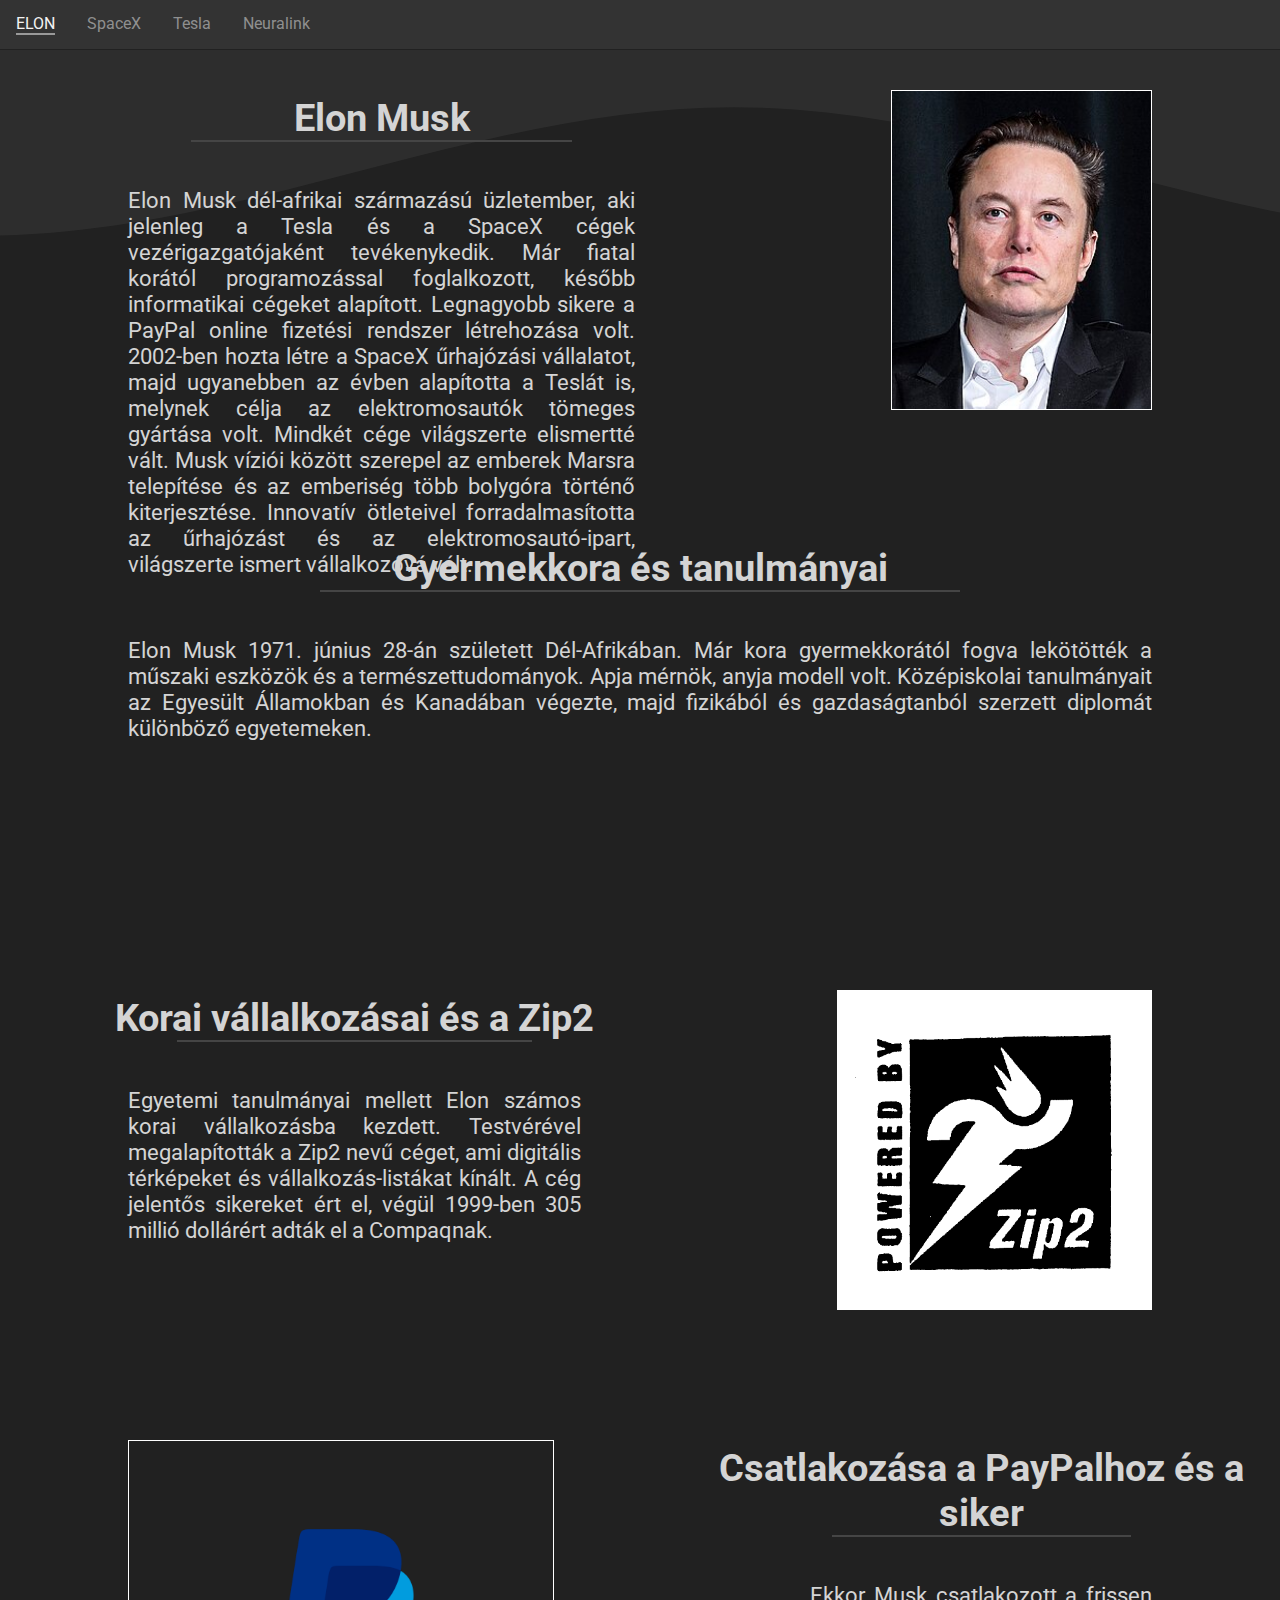
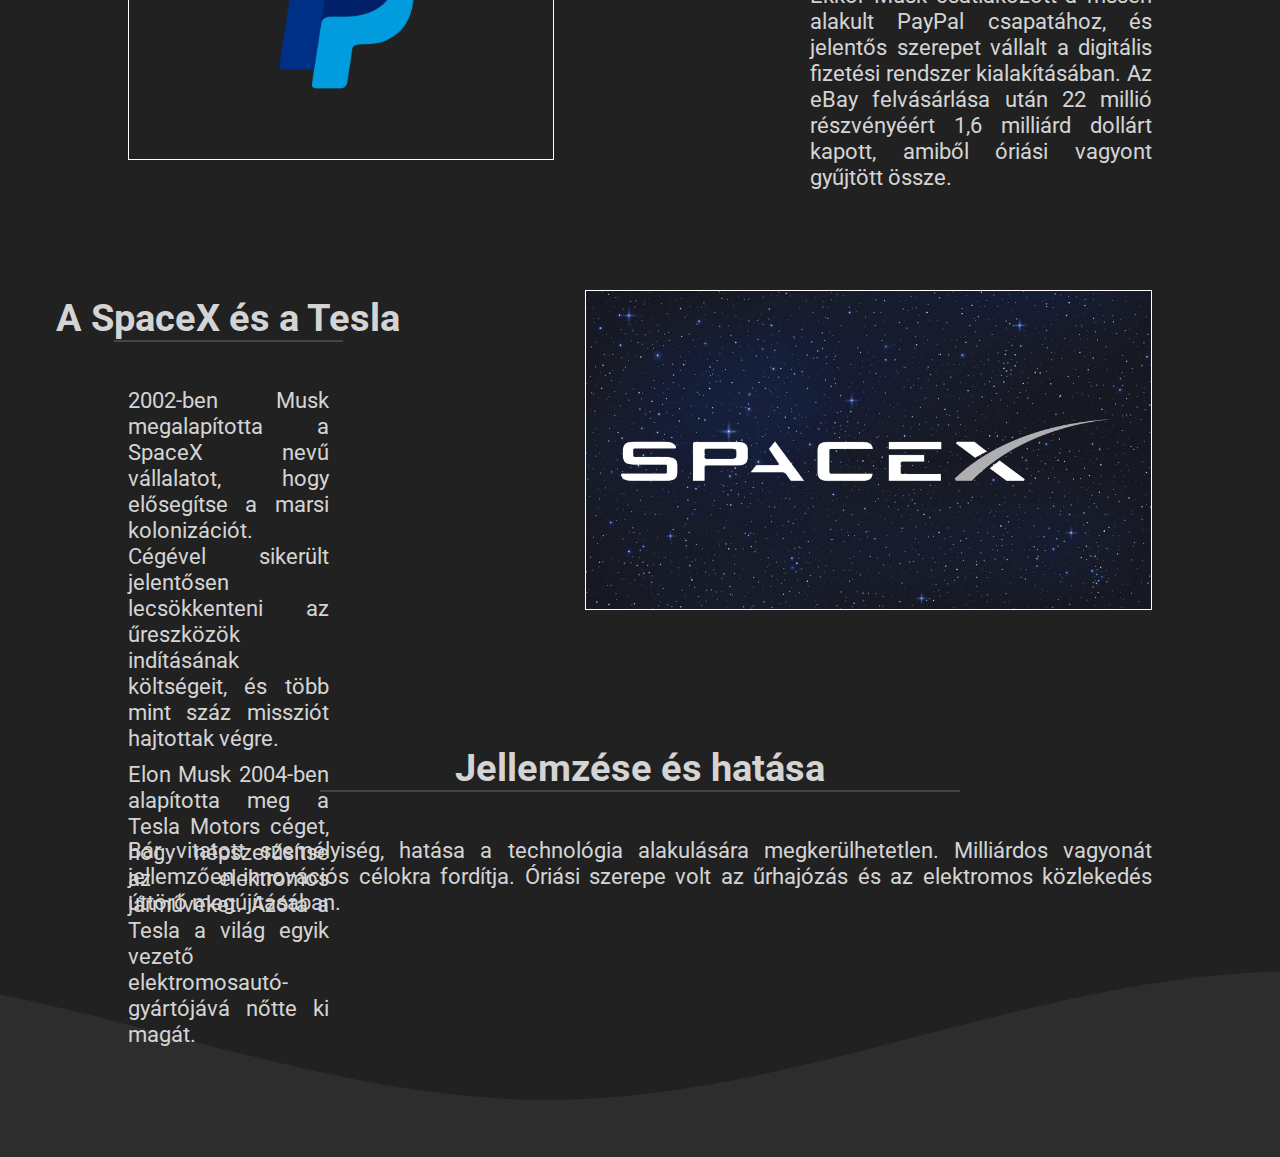
<file: index.html>
<!DOCTYPE html>
<html lang="hu">
<head>
    <meta charset="UTF-8">
    <meta name="viewport" content="width=device-width, initial-scale=1.0">
    <link rel="stylesheet" href="style.css">
    <script src="script.js" defer></script>
    <title>Elon Musk</title>
</head>
<body>    
    <div class="navbar">
        <div class="topnav">
            <a href="index.html" aria-label="active">ELON</a>
            <a href="spacex.html">SpaceX</a>
            <a href="tesla.html">Tesla</a>
            <a href="Neuralink.html">Neuralink</a>
        </div>
    </div>  
    
    <svg class="wave" xmlns="http://www.w3.org/2000/svg" xmlns:xlink="http://www.w3.org/1999/xlink" viewBox="0 24 150 28" preserveAspectRatio="none" ><defs><path id="gentle-wave" d="M-160 44c30 0 58-18 88-18s 58 18 88 18 58-18 88-18 58 18 88 18 v44h-352z" /></defs><g class="parallax"><use xlink:href="#gentle-wave" x="48" y="0" fill="rgba(255,255,255)" /></g></svg>

    <div class="content">
        <div class="content-image">
            <img src="képek/Musk/ElonMusk.jpg" alt="Elon Musk">
        </div>
        <div class="content-text">
            <h1>Elon Musk</h1>
            <p>Elon Musk dél-afrikai származású üzletember, aki jelenleg a Tesla és a SpaceX cégek vezérigazgatójaként tevékenykedik. Már fiatal korától programozással foglalkozott, később informatikai cégeket alapított. Legnagyobb sikere a PayPal online fizetési rendszer létrehozása volt. 2002-ben hozta létre a SpaceX űrhajózási vállalatot, majd ugyanebben az évben alapította a Teslát is, melynek célja az elektromosautók tömeges gyártása volt. Mindkét cége világszerte elismertté vált. Musk víziói között szerepel az emberek Marsra telepítése és az emberiség több bolygóra történő kiterjesztése. Innovatív ötleteivel forradalmasította az űrhajózást és az elektromosautó-ipart, világszerte ismert vállalkozóvá vált.</p>
        </div>
    </div>

    <div class="content">
        <div class="content-text">
            <h1>Gyermekkora és tanulmányai</h1>
            <p>Elon Musk 1971. június 28-án született Dél-Afrikában. Már kora gyermekkorától fogva lekötötték a műszaki eszközök és a természettudományok. Apja mérnök, anyja modell volt. Középiskolai tanulmányait az Egyesült Államokban és Kanadában végezte, majd fizikából és gazdaságtanból szerzett diplomát különböző egyetemeken.</p>
        </div>
    </div>

    <div class="content">
        <div class="content-image">
            <img src="képek/Musk/zip2.png" alt="Elon Musk">
        </div>
        <div class="content-text">
            <h1>Korai vállalkozásai és a Zip2</h1>
            <p>Egyetemi tanulmányai mellett Elon számos korai vállalkozásba kezdett. Testvérével megalapították a Zip2 nevű céget, ami digitális térképeket és vállalkozás-listákat kínált. A cég jelentős sikereket ért el, végül 1999-ben 305 millió dollárért adták el a Compaqnak.</p>
        </div>
    </div>

    <div class="content">
        <div class="content-image">
            <img src="képek/Musk/PayPal.png" alt="Elon Musk">
        </div>
        <div class="content-text">
            <h1>Csatlakozása a PayPalhoz és a siker</h1>
            <p>Ekkor Musk csatlakozott a frissen alakult PayPal csapatához, és jelentős szerepet vállalt a digitális fizetési rendszer kialakításában. Az eBay felvásárlása után 22 millió részvényéért 1,6 milliárd dollárt kapott, amiből óriási vagyont gyűjtött össze.</p>
        </div>
    </div>

    <div class="content">
        <div class="content-image">
            <img src="képek/Musk/SpaceX.jpg" alt="Elon Musk">
        </div>
        <div class="content-text">
            <h1>A SpaceX és a Tesla</h1>
            <p>2002-ben Musk megalapította a SpaceX nevű vállalatot, hogy elősegítse a marsi kolonizációt. Cégével sikerült jelentősen lecsökkenteni az űreszközök indításának költségeit, és több mint száz missziót hajtottak végre.</p>
            <p>Elon Musk 2004-ben alapította meg a Tesla Motors céget, hogy népszerűsítse az elektromos járműveket. Azóta a Tesla a világ egyik vezető elektromosautó-gyártójává nőtte ki magát.</p>
        </div>
    </div>

    <div class="content">
        <div class="content-text">
            <h1>Jellemzése és hatása</h1>
            <p> Bár vitatott személyiség, hatása a technológia alakulására megkerülhetetlen. Milliárdos vagyonát jellemzően innovációs célokra fordítja. Óriási szerepe volt az űrhajózás és az elektromos közlekedés úttörő megújításában.
            </p>
        </div>
    </div>

    
    <svg class="wave" xmlns="http://www.w3.org/2000/svg" xmlns:xlink="http://www.w3.org/1999/xlink" viewBox="0 24 150 28" preserveAspectRatio="none" ><defs><path id="gentle-wave" d="M-160 44c30 0 58-18 88-18s 58 18 88 18 58-18 88-18 58 18 88 18 v44h-352z" /></defs><g class="parallax"><use xlink:href="#gentle-wave" x="48" y="0" fill="rgba(255,255,255)" /></g></svg>
</body>
</html>
</file>
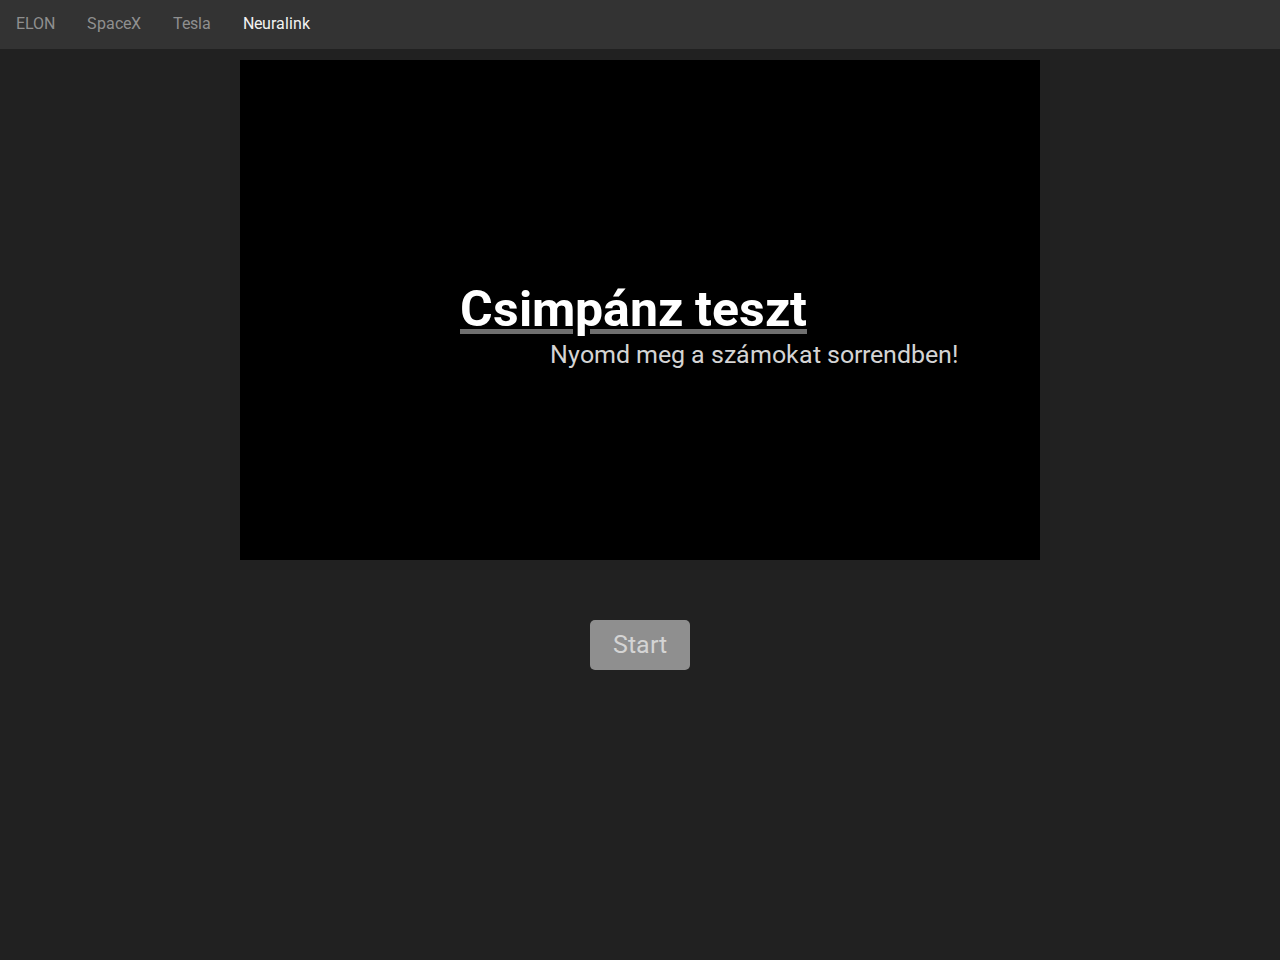
<file: Neuralink.html>
<!DOCTYPE html>
<html lang="hu">
<head>
    <meta charset="UTF-8">
    <meta name="viewport" content="width=device-width, initial-scale=1.0">
    <link rel="stylesheet" href="style.css">
    <script src="monkey-test.js" defer></script>
    <title>Neuralink</title>
</head>

<body>     

    <div class="navbar">
        <div class="topnav">
            <a href="index.html">ELON</a>
            <a href="spacex.html">SpaceX</a>
            <a href="tesla.html">Tesla</a>
            <a href="Neuralink.html"  aria-label="active">Neuralink</a>
        </div>
    </div>

    <div class="ctestGrid">
        
    </div>
    <div class="ctesztElott">
        <h1 class="ctesztElottSz">Csimpánz teszt</h1>
        <p class="ctesztElottSz2">Nyomd meg a számokat sorrendben!</p>
    </div>
    <div class="startGame">Start</div>
    <p class="pontSzam"></p>
</body>
</html>
</file>
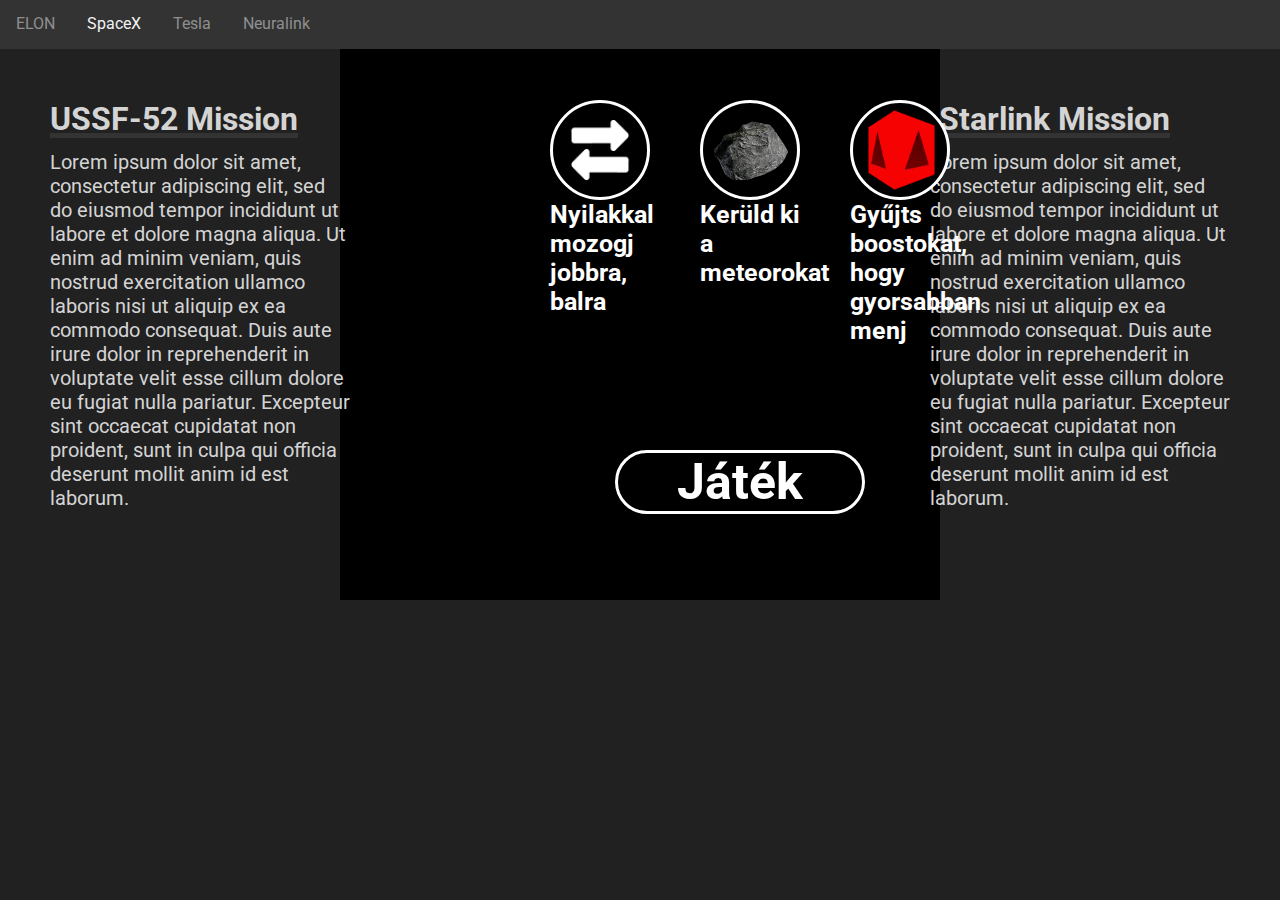
<file: spacex.html>
<!DOCTYPE html>
<html lang="en">
<head>
    <meta charset="UTF-8">
    <meta name="viewport" content="width=device-width, initial-scale=1.0">
    <link rel="stylesheet" href="style.css">
    <script src="urhajo.js" defer></script>
    <title>SpaceX</title>
</head>
<body>
    <div class="navbar">
        <div class="topnav">
            <a href="index.html">ELON</a>
            <a href="spacex.html" aria-label="active">SpaceX</a>
            <a href="tesla.html">Tesla</a>
            <a href="Neuralink.html">Neuralink</a>
        </div>
    </div>
    <h1 class="ussf52">USSF-52 Mission</h1>
    <h1 class="starlinkMission">Starlink Mission</h1>
    <!-- <h1 class="spacexCim">SpaceX</h1> -->
    <div class="ussf52Szoveg">Lorem ipsum dolor sit amet, consectetur adipiscing elit, sed do eiusmod tempor incididunt ut labore et dolore magna aliqua. Ut enim ad minim veniam, quis nostrud exercitation ullamco laboris nisi ut aliquip ex ea commodo consequat. Duis aute irure dolor in reprehenderit in voluptate velit esse cillum dolore eu fugiat nulla pariatur. Excepteur sint occaecat cupidatat non proident, sunt in culpa qui officia deserunt mollit anim id est laborum.</div>
    <div class="smSzoveg">Lorem ipsum dolor sit amet, consectetur adipiscing elit, sed do eiusmod tempor incididunt ut labore et dolore magna aliqua. Ut enim ad minim veniam, quis nostrud exercitation ullamco laboris nisi ut aliquip ex ea commodo consequat. Duis aute irure dolor in reprehenderit in voluptate velit esse cillum dolore eu fugiat nulla pariatur. Excepteur sint occaecat cupidatat non proident, sunt in culpa qui officia deserunt mollit anim id est laborum.</div>
    <div id="urHatter">
        <div id="urhajo">
            <div class="urhajoResz2 urhajoResz">
                <img src="képek/urhajo_tuz2.gif" alt="tuz" class="urhajo_tuz">
            </div>
            <div class="urhajoResz1 urhajoResz">
                <img src="képek/urhajo3.gif" alt="urhajo" class="urhajo">
            </div>
            <div class="urhajoResz3 urhajoResz">
                <img src="képek/urhajo_glow.png" alt="glow">
            </div>
        </div>
        <div class="meteorok">
            <div class="meteor1">
                <img src="képek/meteor5.gif" alt="meteor1" class="meteorKep">
            </div>
            <div class="meteor2">
                <img src="képek/meteor5.gif" alt="meteor2" class="meteorKep">
            </div>
            <div class="meteor3">
                <img src="képek/meteor5.gif" alt="meteor3" class="meteorKep">
            </div>
        </div>
        <div class="boost">
            <img src="képek/boost2.gif" alt="boost">
        </div>
        <h1 class="kmSzamlalo">km: </h1>
        <h1 class="kmCel">Cél: </h1>
        <div class="tippek">
            <img src="képek/nyilak.png" alt="nyilak" class="tipp nyilakTipp">
            <img src="képek/meteor5.gif" alt="meteor" class="tipp meteorTipp">
            <img src="képek/boost2.gif" alt="boost" class="tipp boostTipp">
            <div class="tippSzoveg tippSzoveg1">Nyilakkal mozogj jobbra, balra</div>
            <div class="tippSzoveg tippSzoveg2">Kerüld ki a meteorokat</div>
            <div class="tippSzoveg tippSzoveg3">Gyűjts boostokat, hogy gyorsabban menj</div>
        </div>
        <div class="startGomb">Játék</div>
        <div class="bolygoValasztas">
            <div class="bvSzoveg">Válassz bolygót!</div>
            <img src="képek/hold.gif" alt="hold" class="tipp hold">
            <img src="képek/mars.gif" alt="mars" class="tipp mars">
            <div class="holdGomb">Hold(384000km)</div>
            <div class="marsGomb">Mars(100millió km)</div>
        </div>
        <div class="jatekVege">Meghaltál!</div>
        <div class="jatekVegeGomb">Új játék</div>
        <div class="holdVege">
            <div class="bvSzoveg2">Eljutottál a Holdra!</div>
            <img src="képek/hold.gif" alt="hold" class="tipp hold2">
        </div>
        <div class="marsVege">
            <div class="bvSzoveg2">Eljutottál a Marsra!</div>
            <img src="képek/mars.gif" alt="hold" class="tipp hold2">
        </div>
    </div>
</body>
</html>
</file>
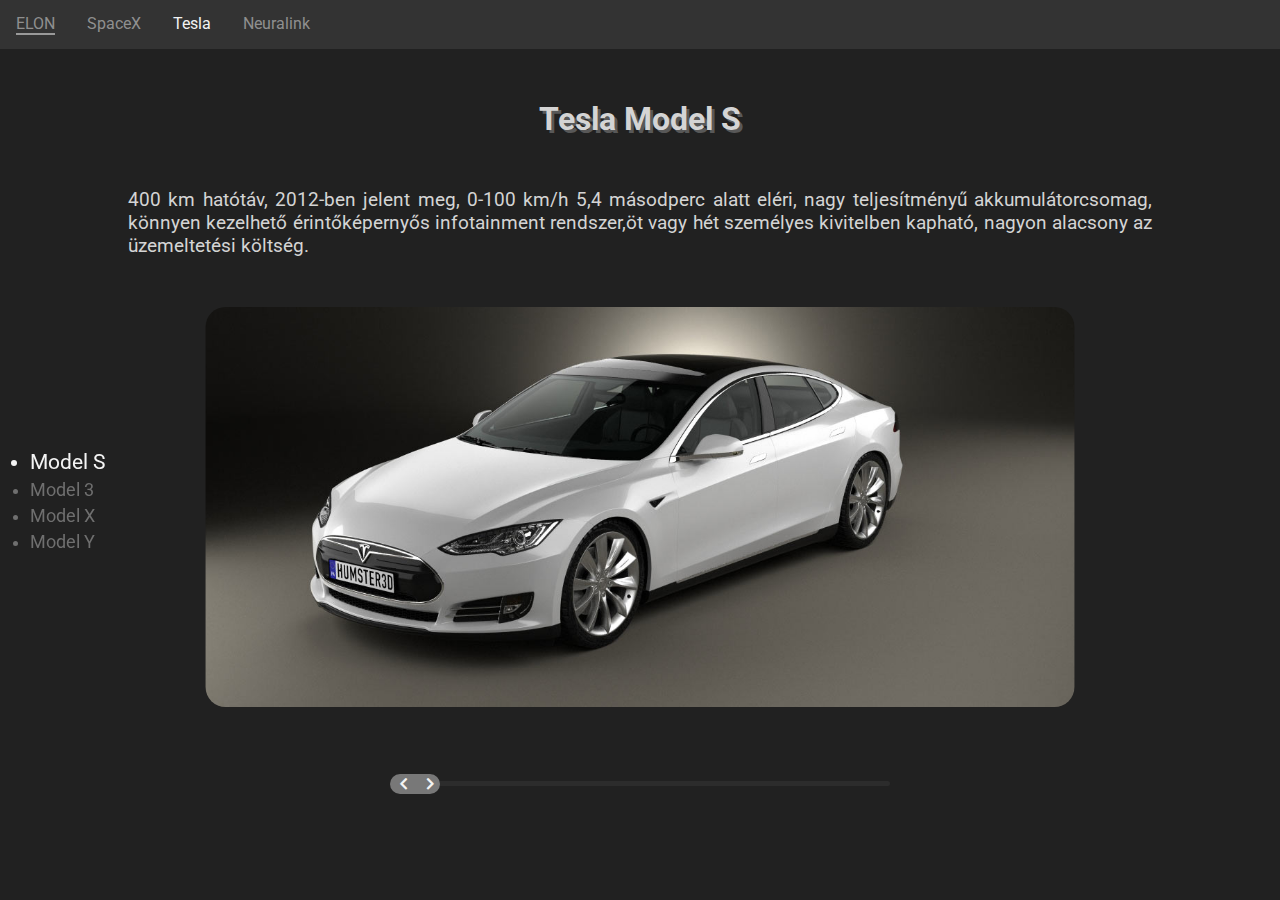
<file: tesla.html>
<!DOCTYPE html>
<html lang="en">
<head>
    <meta charset="UTF-8">
    <meta name="viewport" content="width=device-width, initial-scale=1.0">
    <link rel="stylesheet" href="https://cdnjs.cloudflare.com/ajax/libs/font-awesome/4.7.0/css/font-awesome.min.css">
    <link rel="stylesheet" href="style.css">
    <script src="script.js" defer></script>
    <title>Tesla</title>
</head>
<body onload="quickNav(); Rotate360();">
    <div class="navbar">
        <div class="topnav">
            <a href="index.html">ELON</a>
            <a href="spacex.html">SpaceX</a>
            <a href="tesla.html" aria-label="active">Tesla</a>
            <a href="Neuralink.html">Neuralink</a>
        </div>
    </div>

    <ul class="quickNav">
        <li aria-label="selected">
            <a href="#S" class="noselect">Model S</a>
        </li>
        <li>
            <a href="#3" class="noselect">Model 3</a>
        </li>
        <li>
            <a href="#X" class="noselect">Model X</a>
        </li>
        <li>
            <a href="#Y" class="noselect">Model Y</a>
        </li>
    </ul> 

    <div class="cnt">
        <section id="S" class="car noselect">
            <h1>Tesla Model S</h1>
            <p>400 km hatótáv, 2012-ben jelent meg, 0-100 km/h 5,4 másodperc alatt eléri, nagy teljesítményű akkumulátorcsomag, könnyen kezelhető érintőképernyős infotainment rendszer,öt vagy hét személyes kivitelben kapható, nagyon alacsony az üzemeltetési költség.</p>
            <div class="view360">
                <img src="képek/ModelS/0.png" alt="">
                <div class="slider">
                    <div class="handle" style="left: 0;">
                        <i class="fa fa-angle-left" aria-hidden="true"></i>
                        <i class="fa fa-angle-right" aria-hidden="true"></i>
                    </div>
                </div>
            </div>
        </section>
        <section id="3" class="car noselect">
            <h1>Tesla Model 3</h1>
            <p>Szedán karosszériájú, 2017-ben jelent meg, 300+ km hatótávval, kétkerek-hajtás, 350+ km hatótáv, 4 másodperces 0-100 km/h gyorsulás, szórakoztató rendszer, Tesla Autopilot, 45kWh és 75kWh akkumulátorcsomag, 120 kW-os töltési teljesítmény, 25.900USD-tól</p>
            <div class="view360">
                <img src="képek/Model3/0.png" alt="">
                <div class="slider">
                    <div class="handle" style="left: 0">
                        <i class="fa fa-angle-left" aria-hidden="true"></i>
                        <i class="fa fa-angle-right" aria-hidden="true"></i>
                    </div>
                </div>
            </div>
        </section>
        <section id="X" class="car noselect">
            <h1>Tesla Model X</h1>
            <p>Tesla Model X, crossover, elektromos meghajtású, 7 ülés, két sorban, vezetőkomfort, gyorsulás 100 km/h-ra 5 mp alatt, maximális sebesség 250 km/h, hatótáv egy feltöltéssel 350-505 km, légterelő hátsó ajtók, nagy raktértér, önvezető funkciók, előrendelésekből több mint egymillió darab</p>
            <div class="view360">
                <img src="képek/ModelX/0.png" alt="">
                <div class="slider">
                    <div class="handle" style="left: 0">
                        <i class="fa fa-angle-left" aria-hidden="true"></i>
                        <i class="fa fa-angle-right" aria-hidden="true"></i>
                    </div>
                </div>
            </div>
        </section>
        <section id="Y" class="car noselect">
            <h1>Tesla Model Y</h1>
            <p>Tesla Model Y,villanyautó,SUV,7 ülés,2022-től gyártják Kínában is,465-505 km hatótáv,2-7 személy,0-100 km/h: 3,7-5,1 mp,max. sebesség: 217-250 km/h,belépés ára: 6,27-8,38 millió Ft,opciók: önvezető funkciók,internet,nagy kijelzők.</p>
            <div class="view360">
                <img src="képek/ModelY/0.png" alt="">
                <div class="slider">
                    <div class="handle" style="left: 0">
                        <i class="fa fa-angle-left" aria-hidden="true"></i>
                        <i class="fa fa-angle-right" aria-hidden="true"></i>
                    </div>
                </div>
            </div>
        </section>
    </div>
</body>
</html>
</file>
<file: style.css>
@import url('https://fonts.googleapis.com/css2?family=Roboto:wght@100;400&display=swap');

/* ------- Allsite ------- */
:root{
    --underline-width: 0%;
    --background-color: rgba(33, 33, 33, 1);
}

*{
    box-sizing: border-box;
    margin: 0;
    padding: 0;
}

.noselect {
    -webkit-user-select: none;
    -ms-user-select: none; 
    user-select: none;
    -webkit-user-drag: none;
    -moz-user-select: none;
}

body{
    background-color: var(--background-color);
    color: #d4d4d4;
    font-family: 'Roboto', sans-serif;
    overflow-x: hidden;
    min-height: 100vh;
    position: relative;
}

a::after{
    content: '';
    display: block;
    width: 0%;
    width: var(--underline-width);
    height: 2px;
    margin: 0 auto;
    background-color: rgba(255, 255, 255, 0.5);
    transition: width 0.2s ease-in-out;
}

.topnav {
    overflow: hidden;
    background-color: #333;
    position: fixed;
    top:0px;
    left:0px;
    width: 100vw;
    z-index: 999999;
}

.topnav a {
    float: left;
    display: block;
    color: #8f8f8f;
    text-align: center;
    padding: 14px 16px;
    text-decoration: none;
}

.topnav a[aria-label="active"]{
    color: rgb(242, 242, 242);
}

/*Custom scrollbar */
::-webkit-scrollbar {
    width: 4px;
}

::-webkit-scrollbar-track {
    background: rgba(0,0,0,0);    
}

::-webkit-scrollbar-thumb {
    background: #6f6f6f;
    border-radius: 20px;
}

::-webkit-scrollbar-thumb:hover {
    background: #8f8f8f;
}
/*End*/

.hidden-cursor, .hidden-cursor:hover, .hidden-cursor:active, .hidden-cursor:focus{
    cursor: none;
}

/* ------- End ------- */

/* ------- Home ------- */
.wave{
    position:absolute   ;
    width: 100%;
    height: 200px;
    margin-bottom:-7px; /*Fix for safari gap*/
    bottom: 0;
    z-index: -1;
}
.parallax > use {
    animation: hullamzik 40s cubic-bezier(.55,.5,.45,.5) infinite;
}
.parallax use{
    fill: rgb(65, 65, 65);
    opacity: 0.4;
}

.wave:nth-child(even){
    top:0;
    transform: rotateZ(180deg);
}

.wave:nth-child(odd){
    bottom:-50px;
}

@keyframes hullamzik {
    0% {
        transform: translate3d(-90px,0,0);
    }
    100% { 
        transform: translate3d(85px,0,0);
    }
}

.content{
    display: flex;
    flex-direction: row;
    width: 100%;
    height: 400px;
    margin: 50px 0;
}

.content:nth-child(odd){
    flex-direction: row-reverse;
}

.content-text h1{
    text-align: center;
    margin: 5vh 0;
    font-size: 2.4rem;
}

.content-text h1::after{
    content: '';
    display: block;
    width: 50%;
    height: 2px;
    background-color: rgb(69, 69, 69);
    margin: 0 auto;
}

.content-text p{
    text-align: justify;
    padding: 0 10vw;
    margin: 10px 0;
    font-size: 16px;
    font-size: 1.4rem;
}

.content-image{
    display: flex;
    justify-content: center;
    align-items: center;
    padding: 0 10vw;
}

.content-image img{ 
    height: 80%; 
    border: 1px solid white;
}

/* ------- End ------- */

/* ------- Tesla ------- */

.slider .handle {
    background-color: rgb(120, 120, 120); 
    width: 50px; 
    height: 20px;
    position: absolute; 
    bottom: 50%; 
    translate: 0 50%;
    border-radius: 50px;
    transform: scale(100%);
    transition:
     transform .2s ease-in-out,
     background-color .2s ease-in-out;
    cursor: e-resize;
    left: calc(50/44) + "px";
    display: flex;
    justify-content: space-evenly;
    align-items: center;
}

.slider .handle:hover,
.slider .handle:active,
.slider .handle:focus {
    background-color: rgb(160, 160, 160);
    transform: scale(120%);
}

.slider .handle i{
    margin: 0 10px;
    color: rgb(244, 244, 244);
    font-size: 1.2rem;
    font-weight: 800;
}

.slider {
    background-color: rgba(70, 70, 70, 0.3); 
    width: 500px; 
    height: 5px; 
    margin: 0 auto; 
    position: relative; 
    margin-top: 20px;
    border-radius: 50px;
}

.quickNav {
    position: fixed;
    top:50%;
    left:0;
    transform: translate("-50% -50%");
    list-style-type: disc;
    padding-left: 30px;
    z-index: 999;
}

.quickNav li{
    color: rgb(111, 111, 111);
    font-size: 1.1rem;
    transition: all .2s linear;
    margin-bottom: 4px;
}

.quickNav li[aria-label="selected"]{
    color: rgb(244, 244, 244);
    font-size: 1.3rem;
}

.quickNav li:hover{
    color: rgb(244, 244, 244);
    padding-left: 5px;
}

.quickNav a{
    color: inherit;
    text-decoration: none;
}

.car h1{
    margin: 50px 0 50px 0;
    font-size: 2rem;
    text-shadow: 3px 3px 0px rgb(88, 88, 88);
}

.car p{
    width: 80%;
    font-size: 1.2rem;
    margin: 0 auto;
    text-align: justify;
}

.cnt{
    height: 100vh;
    overflow-y: auto;
    scroll-snap-type: y mandatory;
    scroll-behavior: smooth;
}

.car{
    scroll-snap-align: start;
    height: 100vh;
    text-align: center;
    padding-top: 50px;
}

.view360 img{
    height: 500px;
    clip-path: inset(50px 10px 50px 10px round 20px);
}

/* ------- End ------- */


/* ------- Játékok ------- */
.ctestGrid{
    width: 800px;
    height: 500px;
    margin: 60px auto;
    display: flex;
    flex-flow: row wrap;
    justify-content: center;
    align-content: center;
}

.ctestSquare {
    width: 100px;
    height: 100px;
    background-color: white;
    border-radius: 5px;
    border: 2px solid black;
    color: black;
}

.ctestSzam {
    background-color: skyblue;
    text-align: center;
    border-radius: 5px;
    color: white;
    font-size: 25px;
    font-weight: bolder;
    padding: 30px;
}

.pontSzam {
    text-align: center;
    font-size: 25px;
}

.startGame{
    text-align: center;
    padding: 10px;
    height: 50px;
    background-color: #8f8f8f;
    width: 100px;
    margin: 0 auto;
    display: block;
    border-radius: 5px;
    font-size: 25px;
}

.ctesztElott{
    background-color: black;
    width: 800px;
    height: 500px;
    margin: 60px auto;
    font-size: 25px;
}

.ctesztElottSz{
    padding: 220px;
    color: white;
    text-decoration: underline #6f6f6f;
}

.ctesztElottSz2{
    position: absolute;
    left: 550px;
    top: 280px;
    font-size: 25px;
}

.lathatatlan{
    background-color: #212121;
}

#urHatter{
    margin: 0 auto;
    background-color: black;
    width: 600px;
    height: 600px;
    /* background-image: url(képek/csillagok8.gif); */
}

.spacexCim{
    font-size: 50px;
    font-weight: bolder;
    text-decoration: underline;
    top: 85px;
    left: 670px;
    position: absolute;
    text-align: center;
}

.urhajoResz1{
    position: absolute;
    left: 562px;
    bottom: 150px;
}

.urhajoResz2{
    position: absolute;
    left: 600px;
    bottom: 150px;
}

.urhajoResz3{
    opacity: 10%;
    position: absolute;
    transform: scaleY(200%);
    left: 640px;
    bottom: 150px;
}

.urhajo{
    max-width: 50%;
    max-height: 50%;
}

.urhajo_tuz{
    max-width: 50%;
    max-height: 50%;
    transform: rotate(180deg);
    transform: scaleY(200%);
}

.meteor1, .meteor2, .meteor3{
    position: absolute;
    transform: scale(50%);
    top: 0;
}

.boost{
    transform: scale(40%);
    position: absolute;
    top: 0;
}

.kmSzamlalo{
    float: left;
}

.kmCel{
    float: right;
}

.startGomb{
    position: absolute;
    left: 615px;
    top: 450px;
    width: 250px;
    font-weight: bold;
    color: white;
    font-size: 50px;
    text-align: center;
    border-style: solid;
    border-radius: 50px;
    border-color: white;
    background-color: black;
}

.tipp{
    height: 100px;
    width: 100px;
    position: absolute;
    top: 100px;
    border-style: solid;
    border-radius: 50px;
    border-color: white;
    background-color: black;
}

.nyilakTipp{
    left: 550px;
}

.meteorTipp{
    left: 700px;
}

.boostTipp{
    left: 850px;
}

.tippSzoveg{
    position: absolute;
    font-weight: bold;
    color: white;
    font-size: 25px;
    top: 200px;
    width: 100px;
}

.tippSzoveg1{
    left: 550px;
}

.tippSzoveg2{
    left: 700px;
}

.tippSzoveg3{
    left: 850px;
}

.bvSzoveg{
    position: absolute;
    font-weight: bold;
    color: white;
    font-size: 25px;
    top: 100px;
    left: 650px;
}

.hold{
    left: 550px;
    top: 250px;
}

.mars{
    left: 850px;
    top: 250px;
}

.holdGomb{
    position: absolute;
    left: 490px;
    top: 380px;
    width: 220px;
    font-weight: bold;
    color: white;
    font-size: 25px;
    text-align: center;
    border-style: solid;
    border-radius: 50px;
    border-color: white;
    background-color: black;
}

.marsGomb{
    position: absolute;
    left: 775px;
    top: 380px;
    width: 250px;
    font-weight: bold;
    color: white;
    font-size: 25px;
    text-align: center;
    border-style: solid;
    border-radius: 50px;
    border-color: white;
    background-color: black;
}

.teszt{
    position: absolute;
    transform: scale(40%);
    left: 400px;
    top: 360px;
}

.jatekVege{
    position: absolute;
    font-weight: bold;
    color: white;
    font-size: 50px;
    left: 41.5%;
    top: 40%;
    width: 100px;
}

.jatekVegeGomb{
    position: absolute;
    left: 42%;
    top: 75%;
    width: 220px;
    font-weight: bold;
    color: white;
    font-size: 25px;
    text-align: center;
    border-style: solid;
    border-radius: 50px;
    border-color: white;
    background-color: black;
}

.hold2{
    left: 46%;
    top: 60%;
}

.bvSzoveg2{
    position: absolute;
    font-weight: bold;
    color: white;
    font-size: 25px;
    top: 40%;
    left: 42%;
}

.ussf52{
    position: absolute;
    top: 100px;
    left: 50px;
    text-decoration: underline #333 5px;
}

.starlinkMission{
    right: 110px;
    top: 100px;
    position: absolute;
    text-decoration: underline #333 5px;
}

.ussf52Szoveg{
    position: absolute;
    font-size: 20px;
    width: 300px;
    top: 150px;
    left: 50px;
}

.smSzoveg{
    position: absolute;
    font-size: 20px;
    width: 300px;
    top: 150px;
    right: 50px;
}

/* ------- End ------- */
</file>
